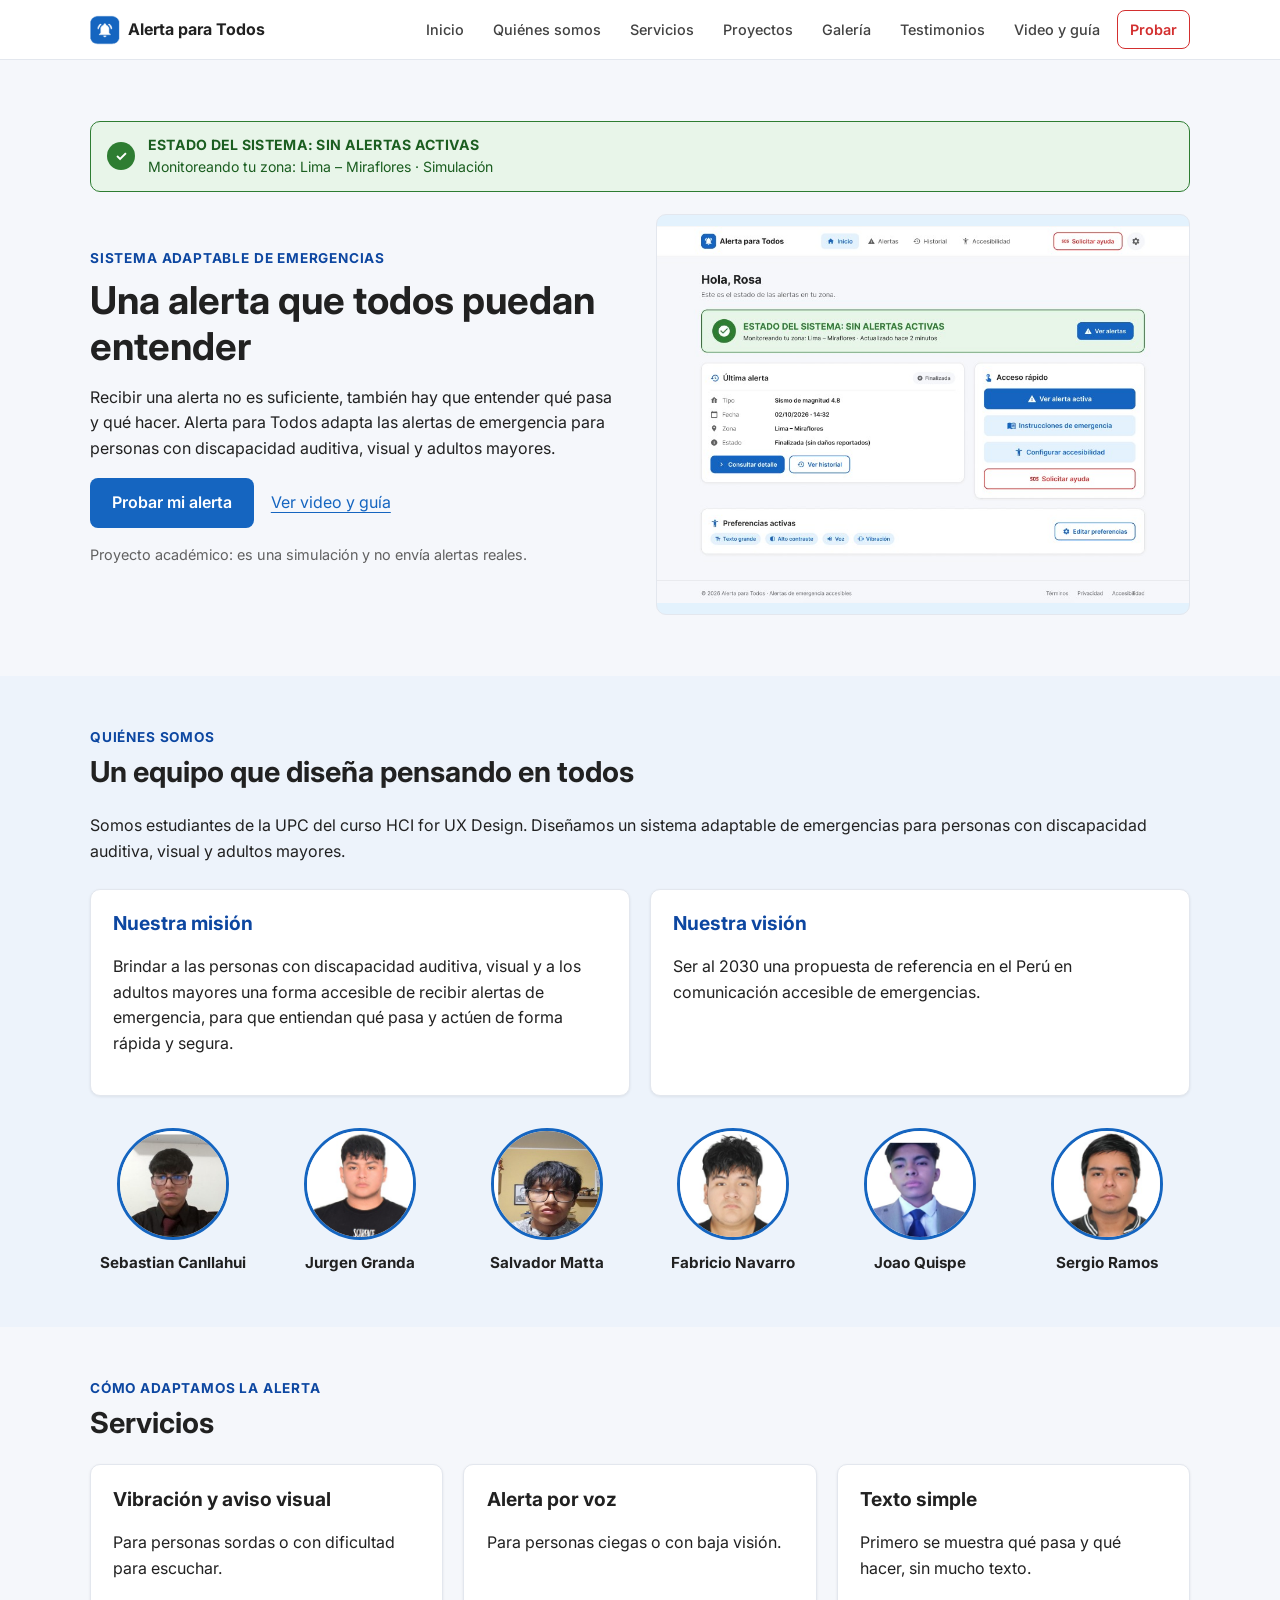
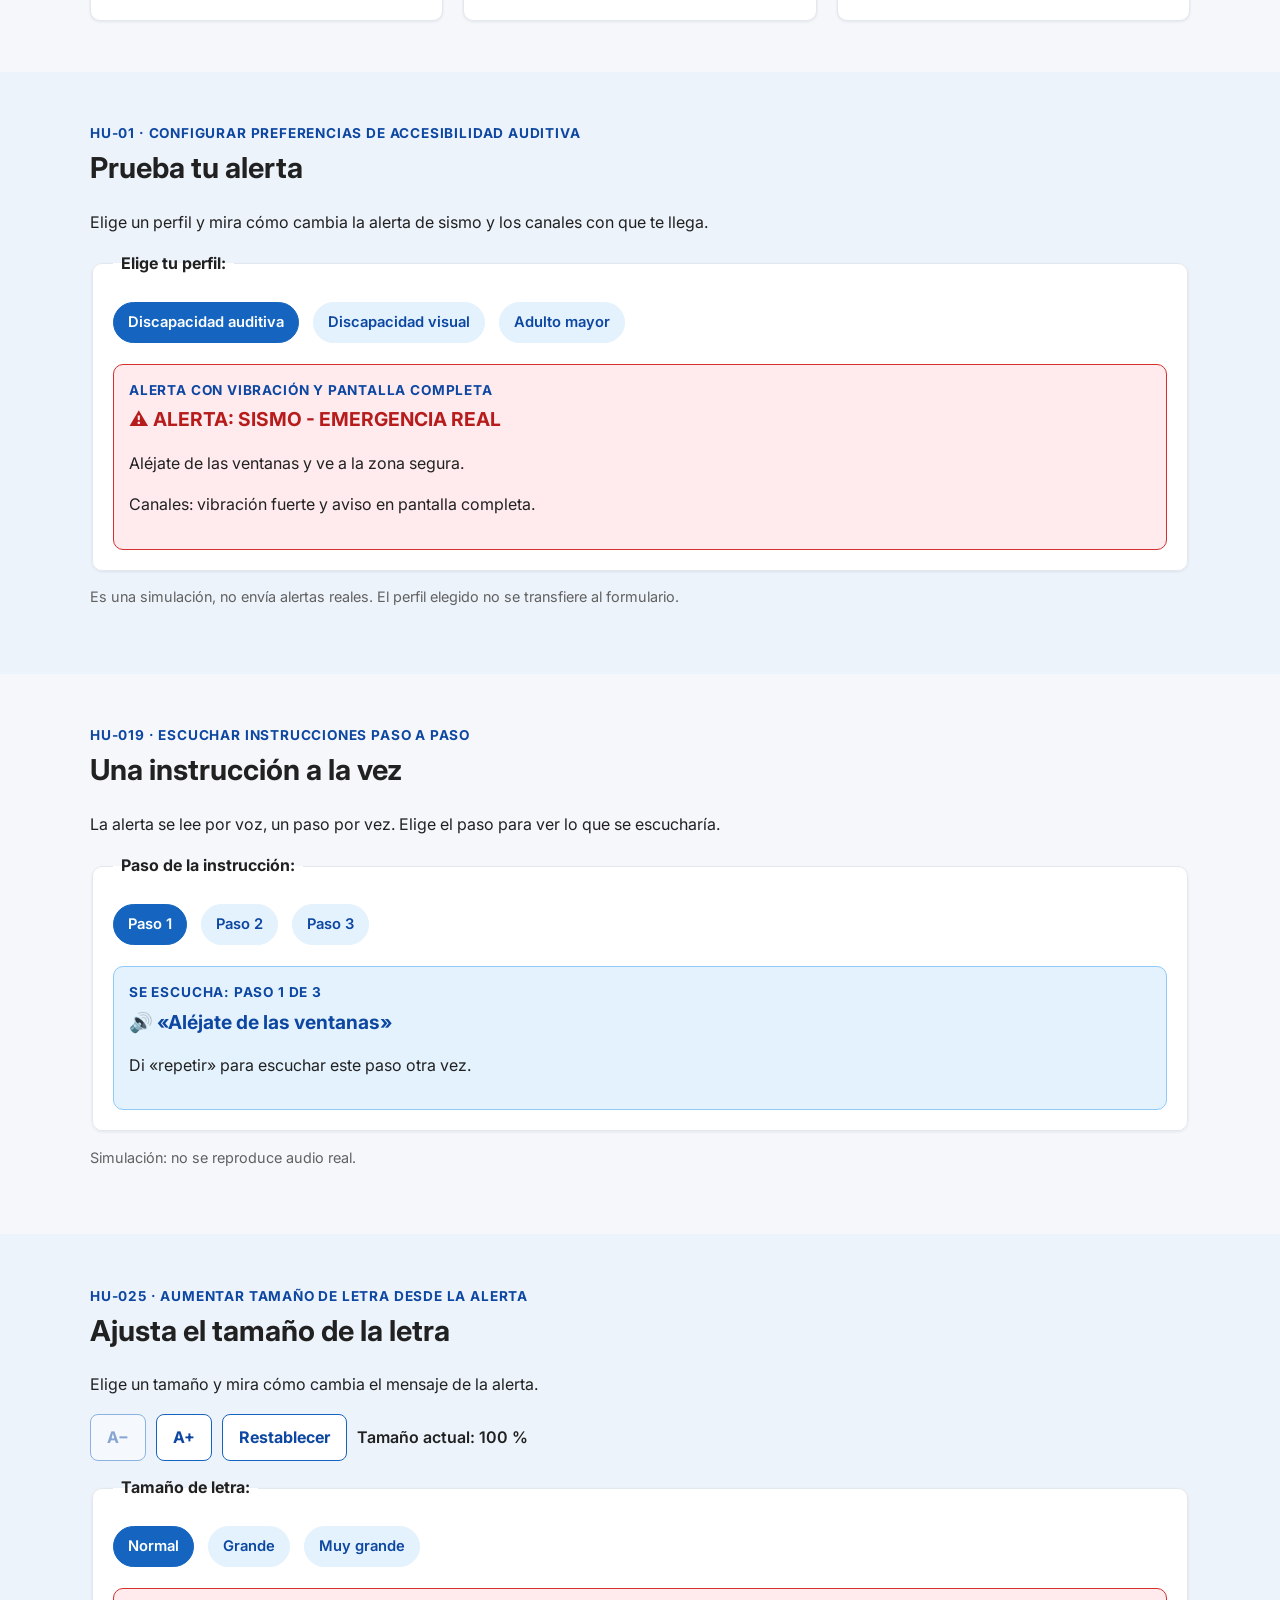
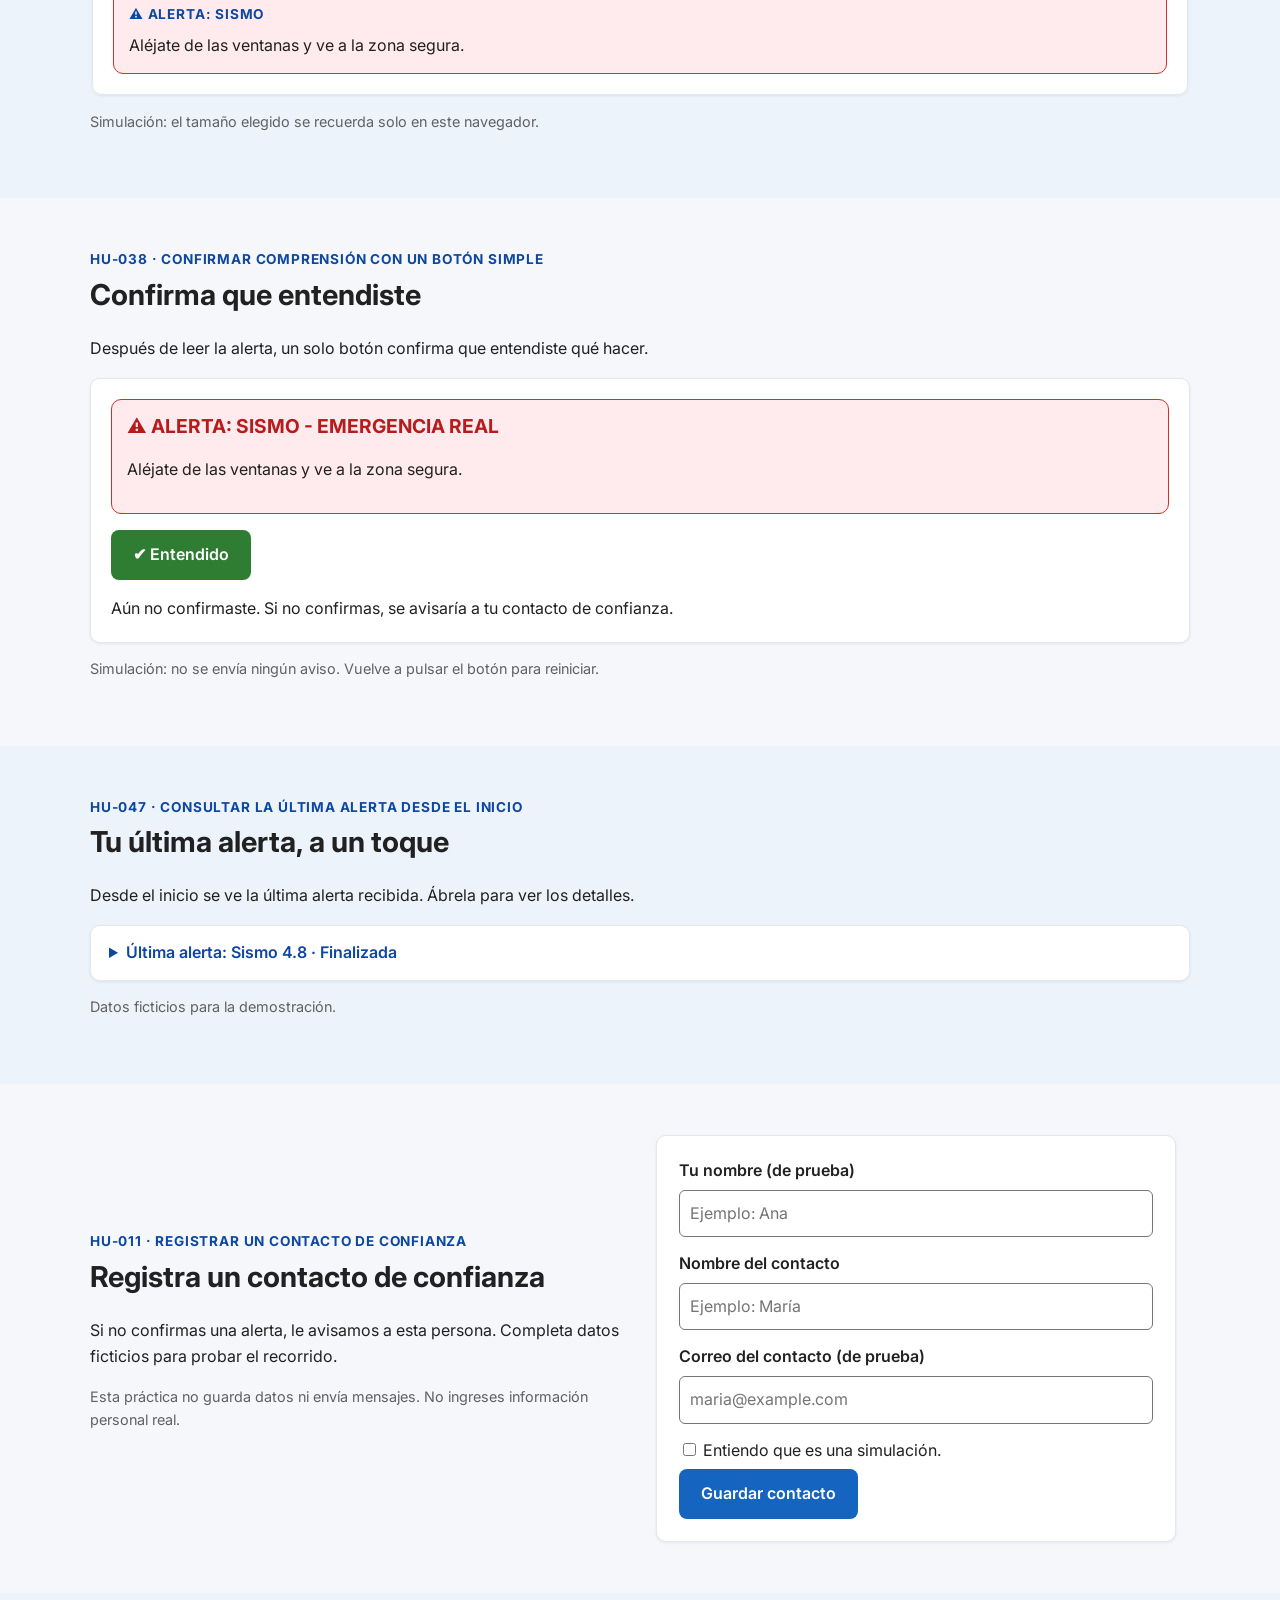
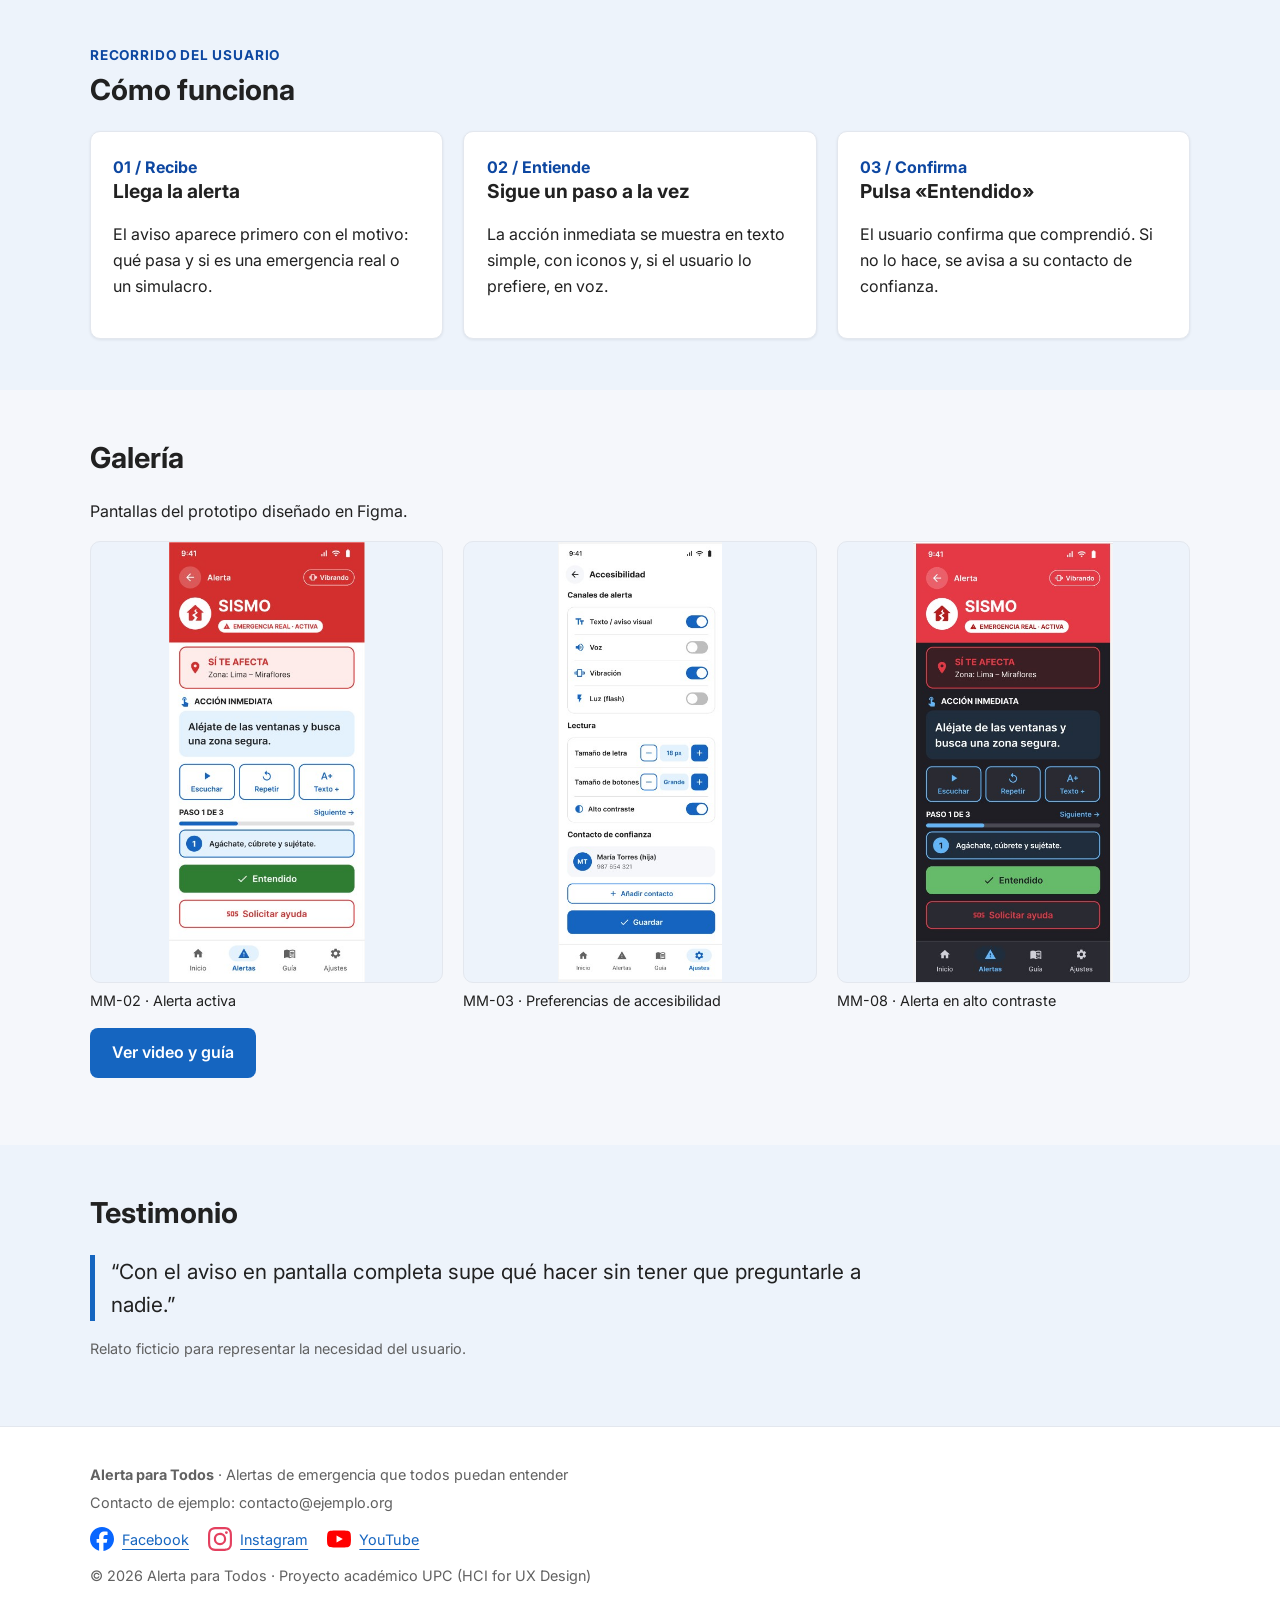
<file: index.html>
<!DOCTYPE html>
<html lang="es">
<head>
    <meta charset="UTF-8">
    <!-- PASO 1: permite que el navegador use el ancho real del celular. -->
    <meta name="viewport" content="width=device-width, initial-scale=1.0">
    <title>Inicio | Alerta para Todos</title>
    <!-- Tipografía Inter de la guía de estilos (si no hay Internet se usa Arial). -->
    <link rel="preconnect" href="https://fonts.googleapis.com">
    <link rel="preconnect" href="https://fonts.gstatic.com" crossorigin>
    <link rel="stylesheet" href="https://fonts.googleapis.com/css2?family=Inter:wght@400;600;700&display=swap">
    <!-- PASO 2: conectar este HTML con el CSS (la ruta entra a la carpeta css). -->
    <link rel="stylesheet" href="css/estilos.css">
    <!-- Este icono aparece en la pestaña del navegador. -->
    <link rel="icon" type="image/svg+xml" href="iconos/favicon.svg">
    <!-- defer: el JavaScript se ejecuta cuando el HTML ya está listo. -->
    <script src="js/menu.js" defer></script>
    <script src="js/letra.js" defer></script>
</head>
<body>
<a class="saltar" href="#contenido">Saltar al contenido</a>
<!-- PASO 3: este header permanece visible con position: sticky en el CSS. -->
<header class="cabecera">
    <div class="contenedor barra">
        <a class="marca" href="index.html"><img src="imagenes/logo.png" alt="" width="40">Alerta para Todos</a>
        <!-- PASO 4: el menú es IGUAL en las tres páginas; si cambias uno, cámbialo en todos. -->
        <!-- Botón hamburguesa (Semana 11): menu.js lo muestra en pantallas pequeñas. -->
        <button id="boton-menu" class="hamburguesa" type="button"
                aria-controls="navegacion" aria-expanded="false" aria-label="Abrir menú">
            <span class="lineas" aria-hidden="true"><span></span><span></span><span></span></span>
            <span id="texto-menu">Menú</span>
        </button>
        <nav id="navegacion" class="navegacion" aria-label="Navegación principal">
            <ul class="menu">
                <li><a href="index.html#inicio">Inicio</a></li>
                <li><a href="index.html#nosotros">Quiénes somos</a></li>
                <li><a href="index.html#servicios">Servicios</a></li>
                <li><a href="index.html#proyectos">Proyectos</a></li>
                <li><a href="index.html#galeria">Galería</a></li>
                <li><a href="index.html#testimonios">Testimonios</a></li>
                <li><a href="recursos.html">Video y guía</a></li>
                <li>
                    <!-- details abre el submenú con clic, Enter o toque; no necesita JS. -->
                    <details id="resolver" class="desplegable">
                        <summary>Probar</summary>
                        <!-- Esta lista es el menú vertical desplegable: una demo por integrante. -->
                        <ul class="submenu">
                            <li><a href="index.html#orientador">Perfil y canales (HU-01)</a></li>
                            <li><a href="index.html#pasos">Instrucciones paso a paso (HU-019)</a></li>
                            <li><a href="index.html#letra">Tamaño de letra (HU-025)</a></li>
                            <li><a href="index.html#entendido">Confirmar «Entendido» (HU-038)</a></li>
                            <li><a href="index.html#ultima">Última alerta (HU-047)</a></li>
                            <li><a href="index.html#contacto">Contacto de confianza (HU-011)</a></li>
                        </ul>
                    </details>
                </li>
            </ul>
        </nav>
    </div>
</header>
<main id="contenido">

    <!-- INICIO: bloque imagen + texto en dos columnas -->
    <section id="inicio" class="hero seccion" aria-labelledby="titulo">
        <!-- Franja de estado del sistema, igual que en el panel principal del mockup (MW-01). -->
        <div class="contenedor">
            <div class="estado-sistema" role="status">
                <span class="punto" aria-hidden="true">✓</span>
                <span><strong>Estado del sistema: sin alertas activas</strong>Monitoreando tu zona: Lima – Miraflores · Simulación</span>
            </div>
        </div>
        <div class="contenedor dos-columnas">
            <div>
                <p class="etiqueta">Sistema adaptable de emergencias</p>
                <h1 id="titulo">Una alerta que todos puedan entender</h1>
                <p>Recibir una alerta no es suficiente, también hay que entender qué pasa y qué hacer.
                   Alerta para Todos adapta las alertas de emergencia para personas con discapacidad
                   auditiva, visual y adultos mayores.</p>
                <a class="boton" href="#orientador">Probar mi alerta</a>
                <a class="enlace" href="recursos.html">Ver video y guía</a>
                <p class="nota">Proyecto académico: es una simulación y no envía alertas reales.</p>
            </div>
            <img class="foto" src="imagenes/servicios.jpg" alt="Celular con una alerta de sismo y sus canales: vibración, voz y luz">
        </div>
    </section>

    <!-- QUIÉNES SOMOS: presentación, misión, visión y fotos del equipo -->
    <section id="nosotros" class="seccion fondo">
        <div class="contenedor">
            <p class="etiqueta">Quiénes somos</p>
            <h2>Un equipo que diseña pensando en todos</h2>
            <p>Somos estudiantes de la UPC del curso HCI for UX Design. Diseñamos un sistema adaptable
               de emergencias para personas con discapacidad auditiva, visual y adultos mayores.</p>
            <div class="mision-vision">
                <article class="tarjeta">
                    <h3>Nuestra misión</h3>
                    <p>Brindar a las personas con discapacidad auditiva, visual y a los adultos mayores
                       una forma accesible de recibir alertas de emergencia, para que entiendan qué pasa
                       y actúen de forma rápida y segura.</p>
                </article>
                <article class="tarjeta">
                    <h3>Nuestra visión</h3>
                    <p>Ser al 2030 una propuesta de referencia en el Perú en comunicación accesible
                       de emergencias.</p>
                </article>
            </div>
            <ul class="equipo-fotos">
                <li><img src="imagenes/equipo-canllahui.jpg" alt="Foto de Sebastian Canllahui" loading="lazy"><strong>Sebastian Canllahui</strong></li>
                <li><img src="imagenes/equipo-granda.jpg" alt="Foto de Jurgen Granda" loading="lazy"><strong>Jurgen Granda</strong></li>
                <li><img src="imagenes/equipo-matta.jpg" alt="Foto de Salvador Matta" loading="lazy"><strong>Salvador Matta</strong></li>
                <li><img src="imagenes/equipo-navarro.jpg" alt="Foto de Fabricio Navarro" loading="lazy"><strong>Fabricio Navarro</strong></li>
                <li><img src="imagenes/equipo-quispe.jpg" alt="Foto de Joao Quispe" loading="lazy"><strong>Joao Quispe</strong></li>
                <li><img src="imagenes/equipo-ramos.jpg" alt="Foto de Sergio Ramos" loading="lazy"><strong>Sergio Ramos</strong></li>
            </ul>
        </div>
    </section>

    <!-- SERVICIOS: tres tarjetas -->
    <section id="servicios" class="seccion">
        <div class="contenedor">
            <p class="etiqueta">Cómo adaptamos la alerta</p>
            <h2>Servicios</h2>
            <div class="tarjetas">
                <article class="tarjeta">
                    <h3>Vibración y aviso visual</h3>
                    <p>Para personas sordas o con dificultad para escuchar.</p>
                </article>
                <article class="tarjeta">
                    <h3>Alerta por voz</h3>
                    <p>Para personas ciegas o con baja visión.</p>
                </article>
                <article class="tarjeta">
                    <h3>Texto simple</h3>
                    <p>Primero se muestra qué pasa y qué hacer, sin mucho texto.</p>
                </article>
            </div>
        </div>
    </section>

    <!-- ===== SECCIONES POR HU (una por integrante, igual que en Figma) ===== -->
    <!-- Regla: los radios y .resultados deben ser hermanos (mismo padre: el fieldset). -->

    <!-- HU-01 -->
    <section id="orientador" class="seccion fondo">
        <div class="contenedor">
            <p class="etiqueta">HU-01 · Configurar preferencias de accesibilidad auditiva</p>
            <h2>Prueba tu alerta</h2>
            <p>Elige un perfil y mira cómo cambia la alerta de sismo y los canales con que te llega.</p>
            <fieldset class="orientador">
                <legend>Elige tu perfil:</legend>

                <input type="radio" id="auditiva" name="perfil" checked>
                <label for="auditiva">Discapacidad auditiva</label>

                <input type="radio" id="visual" name="perfil">
                <label for="visual">Discapacidad visual</label>

                <input type="radio" id="mayor" name="perfil">
                <label for="mayor">Adulto mayor</label>

                <div class="resultados">
                    <div class="respuesta auditiva">
                        <p class="etiqueta">Alerta con vibración y pantalla completa</p>
                        <h3>⚠ ALERTA: SISMO - EMERGENCIA REAL</h3>
                        <p>Aléjate de las ventanas y ve a la zona segura.</p>
                        <p>Canales: vibración fuerte y aviso en pantalla completa.</p>
                    </div>
                    <div class="respuesta visual">
                        <p class="etiqueta">Alerta con voz y letra grande</p>
                        <h3>⚠ ALERTA: SISMO - EMERGENCIA REAL</h3>
                        <p>La alerta se lee en voz alta paso a paso y puedes pedir que se repita.</p>
                        <p>Canales: voz, vibración y letra grande.</p>
                    </div>
                    <div class="respuesta mayor">
                        <p class="etiqueta">Alerta con voz pausada y aviso a un familiar</p>
                        <h3>⚠ SISMO - NO ES SIMULACRO</h3>
                        <p>Sal de la casa con calma.</p>
                        <p>Canales: voz pausada, letra grande y aviso a un familiar.</p>
                    </div>
                </div>
            </fieldset>
            <p class="nota">Es una simulación, no envía alertas reales. El perfil elegido no se transfiere al formulario.</p>
        </div>
    </section>

    <!-- HU-019 -->
    <section id="pasos" class="seccion">
        <div class="contenedor">
            <p class="etiqueta">HU-019 · Escuchar instrucciones paso a paso</p>
            <h2>Una instrucción a la vez</h2>
            <p>La alerta se lee por voz, un paso por vez. Elige el paso para ver lo que se escucharía.</p>
            <fieldset class="orientador">
                <legend>Paso de la instrucción:</legend>

                <input type="radio" id="paso1" name="paso" checked>
                <label for="paso1">Paso 1</label>

                <input type="radio" id="paso2" name="paso">
                <label for="paso2">Paso 2</label>

                <input type="radio" id="paso3" name="paso">
                <label for="paso3">Paso 3</label>

                <div class="resultados">
                    <div class="respuesta neutra paso1">
                        <p class="etiqueta">Se escucha: paso 1 de 3</p>
                        <h3>🔊 «Aléjate de las ventanas»</h3>
                        <p>Di «repetir» para escuchar este paso otra vez.</p>
                    </div>
                    <div class="respuesta neutra paso2">
                        <p class="etiqueta">Se escucha: paso 2 de 3</p>
                        <h3>🔊 «Cúbrete la cabeza con los brazos»</h3>
                        <p>Di «repetir» para escuchar este paso otra vez.</p>
                    </div>
                    <div class="respuesta neutra paso3">
                        <p class="etiqueta">Se escucha: paso 3 de 3</p>
                        <h3>🔊 «Ve a la zona segura marcada»</h3>
                        <p>Di «repetir» para escuchar este paso otra vez.</p>
                    </div>
                </div>
            </fieldset>
            <p class="nota">Simulación: no se reproduce audio real.</p>
        </div>
    </section>

    <!-- HU-025 -->
    <section id="letra" class="seccion fondo">
        <div class="contenedor">
            <p class="etiqueta">HU-025 · Aumentar tamaño de letra desde la alerta</p>
            <h2>Ajusta el tamaño de la letra</h2>
            <p>Elige un tamaño y mira cómo cambia el mensaje de la alerta.</p>
            <!-- Controles con JavaScript (letra.js). Sin JS esta barra queda oculta y se usan las opciones de abajo. -->
            <div id="controles-letra" class="controles-letra" role="group" aria-label="Tamaño de letra de toda la página" hidden>
                <button type="button" id="letra-menos" class="boton-letra" aria-label="Disminuir letra">A−</button>
                <button type="button" id="letra-mas" class="boton-letra" aria-label="Aumentar letra">A+</button>
                <button type="button" id="letra-reset" class="boton-letra">Restablecer</button>
                <span id="letra-estado" role="status" aria-live="polite">Tamaño actual: 100 %</span>
            </div>
            <fieldset class="orientador">
                <legend>Tamaño de letra:</legend>

                <input type="radio" id="letra-normal" name="letra" checked>
                <label for="letra-normal">Normal</label>

                <input type="radio" id="letra-grande" name="letra">
                <label for="letra-grande">Grande</label>

                <input type="radio" id="letra-muy" name="letra">
                <label for="letra-muy">Muy grande</label>

                <div class="resultados">
                    <div class="muestra">
                        <p class="etiqueta">⚠ Alerta: sismo</p>
                        <p class="texto-muestra">Aléjate de las ventanas y ve a la zona segura.</p>
                    </div>
                </div>
            </fieldset>
            <p class="nota">Simulación: el tamaño elegido se recuerda solo en este navegador.</p>
        </div>
    </section>

    <!-- HU-038 -->
    <section id="entendido" class="seccion">
        <div class="contenedor">
            <p class="etiqueta">HU-038 · Confirmar comprensión con un botón simple</p>
            <h2>Confirma que entendiste</h2>
            <p>Después de leer la alerta, un solo botón confirma que entendiste qué hacer.</p>
            <div class="confirmar-demo">
                <input type="checkbox" id="confirmar">
                <div class="alerta-caja">
                    <h3>⚠ ALERTA: SISMO - EMERGENCIA REAL</h3>
                    <p>Aléjate de las ventanas y ve a la zona segura.</p>
                </div>
                <label for="confirmar" class="boton">✔ Entendido</label>
                <p class="estado pendiente">Aún no confirmaste. Si no confirmas, se avisaría a tu contacto de confianza.</p>
                <p class="estado hecho">✔ Confirmaste que entendiste la alerta. Gracias.</p>
            </div>
            <p class="nota">Simulación: no se envía ningún aviso. Vuelve a pulsar el botón para reiniciar.</p>
        </div>
    </section>

    <!-- HU-047 -->
    <section id="ultima" class="seccion fondo">
        <div class="contenedor">
            <p class="etiqueta">HU-047 · Consultar la última alerta desde el inicio</p>
            <h2>Tu última alerta, a un toque</h2>
            <p>Desde el inicio se ve la última alerta recibida. Ábrela para ver los detalles.</p>
            <!-- details/summary abre y cierra sin JavaScript. -->
            <details class="ultima">
                <summary>Última alerta: Sismo 4.8 · Finalizada</summary>
                <ul>
                    <li><strong>Fecha y hora:</strong> 22/10/2026 · 14:32 (ejemplo)</li>
                    <li><strong>Zona:</strong> Lima · Miraflores</li>
                    <li><strong>Qué se indicó:</strong> alejarse de las ventanas y buscar una zona segura.</li>
                    <li><strong>Estado:</strong> ✔ Finalizada, ya no es necesario actuar.</li>
                </ul>
            </details>
            <p class="nota">Datos ficticios para la demostración.</p>
        </div>
    </section>

    <!-- HU-011 -->
    <section id="contacto" class="seccion">
        <div class="contenedor dos-columnas">
            <div>
                <p class="etiqueta">HU-011 · Registrar un contacto de confianza</p>
                <h2>Registra un contacto de confianza</h2>
                <p>Si no confirmas una alerta, le avisamos a esta persona. Completa datos ficticios para probar el recorrido.</p>
                <p class="nota">Esta práctica no guarda datos ni envía mensajes. No ingreses información personal real.</p>
            </div>
            <!-- required y type="email" validan en el navegador. Sin name: no se añaden datos a la URL. -->
            <form action="confirmacion.html" method="get" class="formulario">
                <label for="nombre">Tu nombre (de prueba)</label>
                <input type="text" id="nombre" required maxlength="60" placeholder="Ejemplo: Ana" autocomplete="off">

                <label for="contacto-nombre">Nombre del contacto</label>
                <input type="text" id="contacto-nombre" required maxlength="60" placeholder="Ejemplo: María" autocomplete="off">

                <label for="correo">Correo del contacto (de prueba)</label>
                <input type="email" id="correo" required placeholder="maria@example.com" autocomplete="off">

                <div><input type="checkbox" id="acepto" required> <label for="acepto">Entiendo que es una simulación.</label></div>

                <button class="boton" type="submit">Guardar contacto</button>
            </form>
        </div>
    </section>

    <!-- PROYECTOS: cómo funciona (3 tarjetas) -->
    <section id="proyectos" class="seccion fondo">
        <div class="contenedor">
            <p class="etiqueta">Recorrido del usuario</p>
            <h2>Cómo funciona</h2>
            <div class="tarjetas">
                <article class="tarjeta">
                    <span class="numero">01 / Recibe</span>
                    <h3>Llega la alerta</h3>
                    <p>El aviso aparece primero con el motivo: qué pasa y si es una emergencia real o un simulacro.</p>
                </article>
                <article class="tarjeta">
                    <span class="numero">02 / Entiende</span>
                    <h3>Sigue un paso a la vez</h3>
                    <p>La acción inmediata se muestra en texto simple, con iconos y, si el usuario lo prefiere, en voz.</p>
                </article>
                <article class="tarjeta">
                    <span class="numero">03 / Confirma</span>
                    <h3>Pulsa «Entendido»</h3>
                    <p>El usuario confirma que comprendió. Si no lo hace, se avisa a su contacto de confianza.</p>
                </article>
            </div>
        </div>
    </section>

    <!-- GALERÍA: pantallas del prototipo de Figma -->
    <section id="galeria" class="seccion">
        <div class="contenedor">
            <h2>Galería</h2>
            <p>Pantallas del prototipo diseñado en Figma.</p>
            <div class="galeria">
                <figure><img src="imagenes/galeria1.jpg" alt="Pantalla de alerta activa de sismo" loading="lazy"><figcaption>MM-02 · Alerta activa</figcaption></figure>
                <figure><img src="imagenes/galeria2.jpg" alt="Pantalla de configuración de accesibilidad" loading="lazy"><figcaption>MM-03 · Preferencias de accesibilidad</figcaption></figure>
                <figure><img src="imagenes/galeria3.jpg" alt="Alerta en modo alto contraste" loading="lazy"><figcaption>MM-08 · Alerta en alto contraste</figcaption></figure>
            </div>
            <p><a class="boton" href="recursos.html">Ver video y guía</a></p>
        </div>
    </section>

    <!-- TESTIMONIOS -->
    <section id="testimonios" class="seccion fondo">
        <div class="contenedor">
            <h2>Testimonio</h2>
            <blockquote>“Con el aviso en pantalla completa supe qué hacer sin tener que preguntarle a nadie.”</blockquote>
            <p class="nota">Relato ficticio para representar la necesidad del usuario.</p>
        </div>
    </section>

</main>
<!-- PASO FINAL: pie compartido por las tres páginas. -->
<footer class="pie">
    <div class="contenedor">
        <p><strong>Alerta para Todos</strong> · Alertas de emergencia que todos puedan entender</p>
        <p>Contacto de ejemplo: contacto@ejemplo.org</p>
        <nav class="redes" aria-label="Redes sociales de referencia">
            <!-- Son páginas generales de las redes; reemplazar por las cuentas del proyecto. -->
            <a href="https://www.facebook.com/" target="_blank" rel="noopener noreferrer"><img src="iconos/facebook.svg" alt="" width="24" height="24">Facebook</a>
            <a href="https://www.instagram.com/" target="_blank" rel="noopener noreferrer"><img src="iconos/instagram.svg" alt="" width="24" height="24">Instagram</a>
            <a href="https://www.youtube.com/" target="_blank" rel="noopener noreferrer"><img src="iconos/youtube.svg" alt="" width="24" height="24">YouTube</a>
        </nav>
        <p>© 2026 Alerta para Todos · Proyecto académico UPC (HCI for UX Design)</p>
    </div>
</footer>
</body>
</html>
</file>
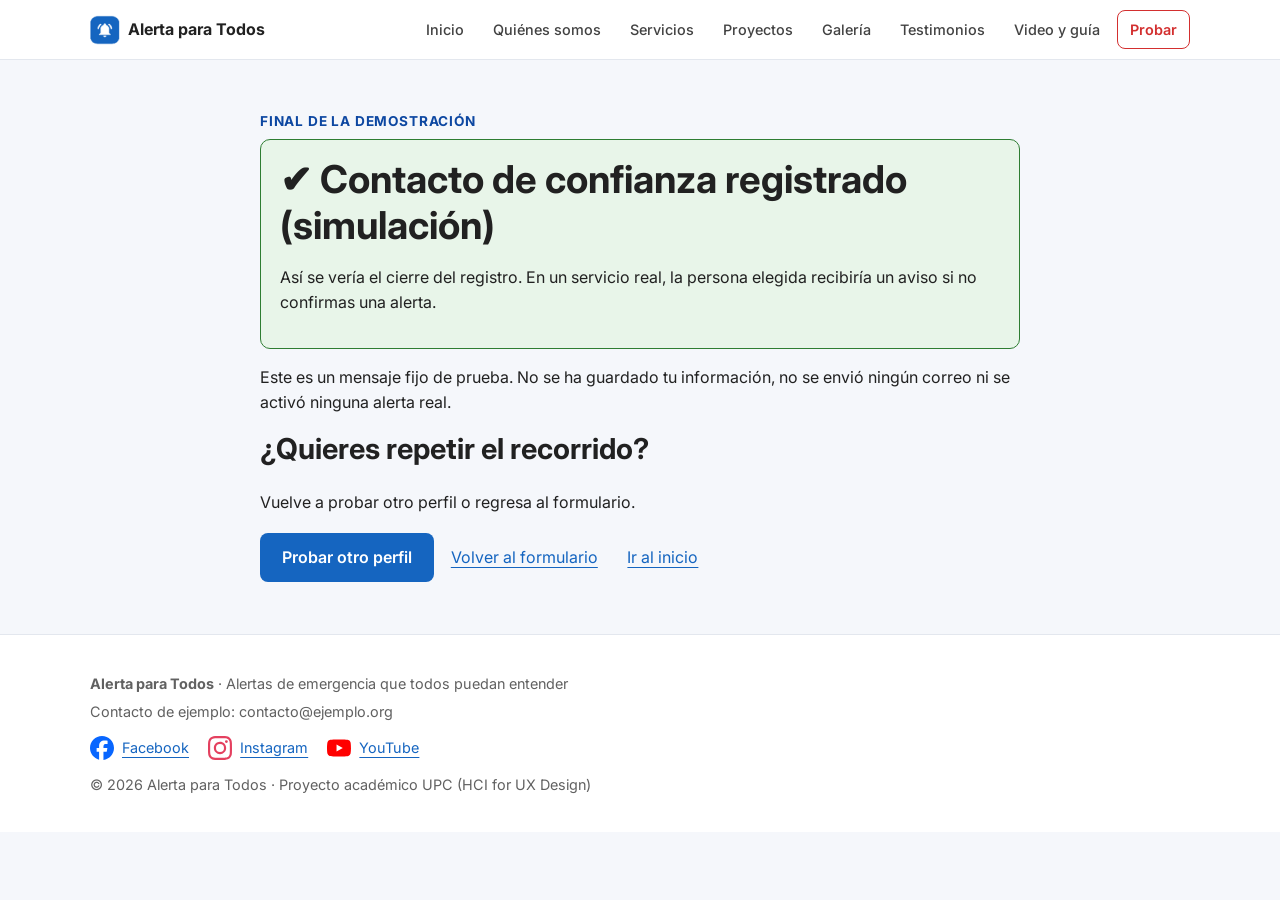
<file: confirmacion.html>
<!DOCTYPE html>
<html lang="es">
<head>
    <meta charset="UTF-8">
    <!-- PASO 1: permite que el navegador use el ancho real del celular. -->
    <meta name="viewport" content="width=device-width, initial-scale=1.0">
    <title>Siguiente paso | Alerta para Todos</title>
    <!-- Tipografía Inter de la guía de estilos (si no hay Internet se usa Arial). -->
    <link rel="preconnect" href="https://fonts.googleapis.com">
    <link rel="preconnect" href="https://fonts.gstatic.com" crossorigin>
    <link rel="stylesheet" href="https://fonts.googleapis.com/css2?family=Inter:wght@400;600;700&display=swap">
    <!-- PASO 2: conectar este HTML con el CSS (la ruta entra a la carpeta css). -->
    <link rel="stylesheet" href="css/estilos.css">
    <!-- Este icono aparece en la pestaña del navegador. -->
    <link rel="icon" type="image/svg+xml" href="iconos/favicon.svg">
    <!-- defer: el JavaScript se ejecuta cuando el HTML ya está listo. -->
    <script src="js/menu.js" defer></script>
    <script src="js/letra.js" defer></script>
</head>
<body>
<a class="saltar" href="#contenido">Saltar al contenido</a>
<!-- PASO 3: este header permanece visible con position: sticky en el CSS. -->
<header class="cabecera">
    <div class="contenedor barra">
        <a class="marca" href="index.html"><img src="imagenes/logo.png" alt="" width="40">Alerta para Todos</a>
        <!-- PASO 4: el menú es IGUAL en las tres páginas; si cambias uno, cámbialo en todos. -->
        <!-- Botón hamburguesa (Semana 11): menu.js lo muestra en pantallas pequeñas. -->
        <button id="boton-menu" class="hamburguesa" type="button"
                aria-controls="navegacion" aria-expanded="false" aria-label="Abrir menú">
            <span class="lineas" aria-hidden="true"><span></span><span></span><span></span></span>
            <span id="texto-menu">Menú</span>
        </button>
        <nav id="navegacion" class="navegacion" aria-label="Navegación principal">
            <ul class="menu">
                <li><a href="index.html#inicio">Inicio</a></li>
                <li><a href="index.html#nosotros">Quiénes somos</a></li>
                <li><a href="index.html#servicios">Servicios</a></li>
                <li><a href="index.html#proyectos">Proyectos</a></li>
                <li><a href="index.html#galeria">Galería</a></li>
                <li><a href="index.html#testimonios">Testimonios</a></li>
                <li><a href="recursos.html">Video y guía</a></li>
                <li>
                    <!-- details abre el submenú con clic, Enter o toque; no necesita JS. -->
                    <details id="resolver" class="desplegable">
                        <summary>Probar</summary>
                        <!-- Esta lista es el menú vertical desplegable: una demo por integrante. -->
                        <ul class="submenu">
                            <li><a href="index.html#orientador">Perfil y canales (HU-01)</a></li>
                            <li><a href="index.html#pasos">Instrucciones paso a paso (HU-019)</a></li>
                            <li><a href="index.html#letra">Tamaño de letra (HU-025)</a></li>
                            <li><a href="index.html#entendido">Confirmar «Entendido» (HU-038)</a></li>
                            <li><a href="index.html#ultima">Última alerta (HU-047)</a></li>
                            <li><a href="index.html#contacto">Contacto de confianza (HU-011)</a></li>
                        </ul>
                    </details>
                </li>
            </ul>
        </nav>
    </div>
</header>
<main id="contenido" class="contenedor seccion">
    <section class="confirmacion" aria-labelledby="confirmado">
        <p class="etiqueta">Final de la demostración</p>
        <div class="exito" role="status">
            <h1 id="confirmado">✔ Contacto de confianza registrado (simulación)</h1>
            <p>Así se vería el cierre del registro. En un servicio real, la persona elegida recibiría un aviso si no confirmas una alerta.</p>
        </div>
        <p>Este es un mensaje fijo de prueba. No se ha guardado tu información, no se envió ningún correo ni se activó ninguna alerta real.</p>
        <h2>¿Quieres repetir el recorrido?</h2>
        <p>Vuelve a probar otro perfil o regresa al formulario.</p>
        <a class="boton" href="index.html#orientador">Probar otro perfil</a>
        <a class="enlace" href="index.html#contacto">Volver al formulario</a>
        <a class="enlace" href="index.html#inicio">Ir al inicio</a>
    </section>
</main>
<!-- PASO FINAL: pie compartido por las tres páginas. -->
<footer class="pie">
    <div class="contenedor">
        <p><strong>Alerta para Todos</strong> · Alertas de emergencia que todos puedan entender</p>
        <p>Contacto de ejemplo: contacto@ejemplo.org</p>
        <nav class="redes" aria-label="Redes sociales de referencia">
            <!-- Son páginas generales de las redes; reemplazar por las cuentas del proyecto. -->
            <a href="https://www.facebook.com/" target="_blank" rel="noopener noreferrer"><img src="iconos/facebook.svg" alt="" width="24" height="24">Facebook</a>
            <a href="https://www.instagram.com/" target="_blank" rel="noopener noreferrer"><img src="iconos/instagram.svg" alt="" width="24" height="24">Instagram</a>
            <a href="https://www.youtube.com/" target="_blank" rel="noopener noreferrer"><img src="iconos/youtube.svg" alt="" width="24" height="24">YouTube</a>
        </nav>
        <p>© 2026 Alerta para Todos · Proyecto académico UPC (HCI for UX Design)</p>
    </div>
</footer>
</body>
</html>
</file>
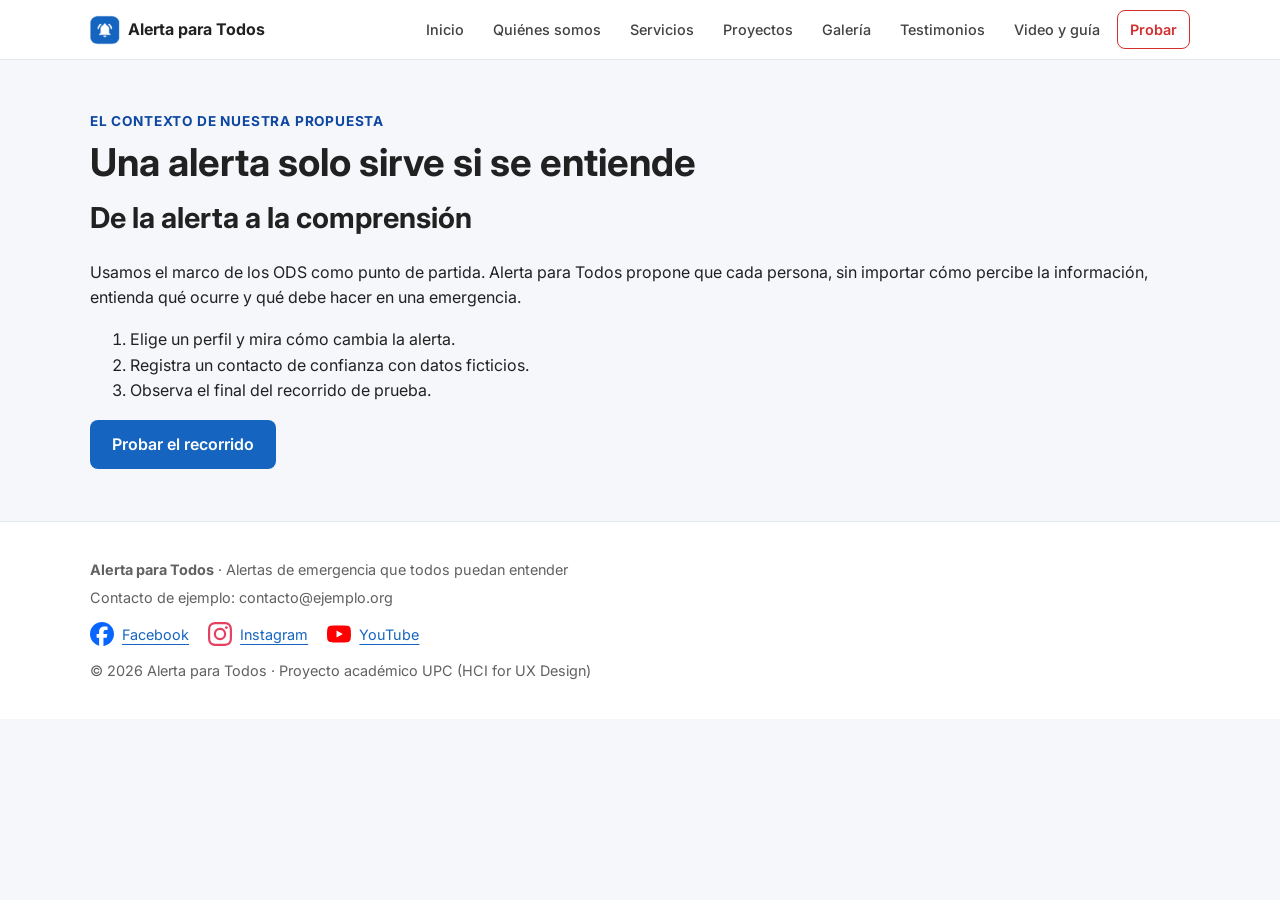
<file: recursos.html>
<!DOCTYPE html>
<html lang="es">
<head>
    <meta charset="UTF-8">
    <!-- PASO 1: permite que el navegador use el ancho real del celular. -->
    <meta name="viewport" content="width=device-width, initial-scale=1.0">
    <title>Video y guía | Alerta para Todos</title>
    <!-- Tipografía Inter de la guía de estilos (si no hay Internet se usa Arial). -->
    <link rel="preconnect" href="https://fonts.googleapis.com">
    <link rel="preconnect" href="https://fonts.gstatic.com" crossorigin>
    <link rel="stylesheet" href="https://fonts.googleapis.com/css2?family=Inter:wght@400;600;700&display=swap">
    <!-- PASO 2: conectar este HTML con el CSS (la ruta entra a la carpeta css). -->
    <link rel="stylesheet" href="css/estilos.css">
    <!-- Este icono aparece en la pestaña del navegador. -->
    <link rel="icon" type="image/svg+xml" href="iconos/favicon.svg">
    <!-- defer: el JavaScript se ejecuta cuando el HTML ya está listo. -->
    <script src="js/menu.js" defer></script>
    <script src="js/letra.js" defer></script>
</head>
<body>
<a class="saltar" href="#contenido">Saltar al contenido</a>
<!-- PASO 3: este header permanece visible con position: sticky en el CSS. -->
<header class="cabecera">
    <div class="contenedor barra">
        <a class="marca" href="index.html"><img src="imagenes/logo.png" alt="" width="40">Alerta para Todos</a>
        <!-- PASO 4: el menú es IGUAL en las tres páginas; si cambias uno, cámbialo en todos. -->
        <!-- Botón hamburguesa (Semana 11): menu.js lo muestra en pantallas pequeñas. -->
        <button id="boton-menu" class="hamburguesa" type="button"
                aria-controls="navegacion" aria-expanded="false" aria-label="Abrir menú">
            <span class="lineas" aria-hidden="true"><span></span><span></span><span></span></span>
            <span id="texto-menu">Menú</span>
        </button>
        <nav id="navegacion" class="navegacion" aria-label="Navegación principal">
            <ul class="menu">
                <li><a href="index.html#inicio">Inicio</a></li>
                <li><a href="index.html#nosotros">Quiénes somos</a></li>
                <li><a href="index.html#servicios">Servicios</a></li>
                <li><a href="index.html#proyectos">Proyectos</a></li>
                <li><a href="index.html#galeria">Galería</a></li>
                <li><a href="index.html#testimonios">Testimonios</a></li>
                <li><a href="recursos.html">Video y guía</a></li>
                <li>
                    <!-- details abre el submenú con clic, Enter o toque; no necesita JS. -->
                    <details id="resolver" class="desplegable">
                        <summary>Probar</summary>
                        <!-- Esta lista es el menú vertical desplegable: una demo por integrante. -->
                        <ul class="submenu">
                            <li><a href="index.html#orientador">Perfil y canales (HU-01)</a></li>
                            <li><a href="index.html#pasos">Instrucciones paso a paso (HU-019)</a></li>
                            <li><a href="index.html#letra">Tamaño de letra (HU-025)</a></li>
                            <li><a href="index.html#entendido">Confirmar «Entendido» (HU-038)</a></li>
                            <li><a href="index.html#ultima">Última alerta (HU-047)</a></li>
                            <li><a href="index.html#contacto">Contacto de confianza (HU-011)</a></li>
                        </ul>
                    </details>
                </li>
            </ul>
        </nav>
    </div>
</header>
<main id="contenido" class="contenedor seccion">
    <p class="etiqueta">El contexto de nuestra propuesta</p>
    <h1>Una alerta solo sirve si se entiende</h1>
    <!-- El video del prototipo se agregará aquí cuando el equipo lo publique. -->
    <section aria-labelledby="video-titulo">
        <div>
            <h2 id="video-titulo">De la alerta a la comprensión</h2>
            <p>Usamos el marco de los ODS como punto de partida. Alerta para Todos propone que cada persona, sin importar cómo percibe la información, entienda qué ocurre y qué debe hacer en una emergencia.</p>
            <ol>
                <li>Elige un perfil y mira cómo cambia la alerta.</li>
                <li>Registra un contacto de confianza con datos ficticios.</li>
                <li>Observa el final del recorrido de prueba.</li>
            </ol>
            <a class="boton" href="index.html#orientador">Probar el recorrido</a>
        </div>
    </section>
</main>
<!-- PASO FINAL: pie compartido por las tres páginas. -->
<footer class="pie">
    <div class="contenedor">
        <p><strong>Alerta para Todos</strong> · Alertas de emergencia que todos puedan entender</p>
        <p>Contacto de ejemplo: contacto@ejemplo.org</p>
        <nav class="redes" aria-label="Redes sociales de referencia">
            <!-- Son páginas generales de las redes; reemplazar por las cuentas del proyecto. -->
            <a href="https://www.facebook.com/" target="_blank" rel="noopener noreferrer"><img src="iconos/facebook.svg" alt="" width="24" height="24">Facebook</a>
            <a href="https://www.instagram.com/" target="_blank" rel="noopener noreferrer"><img src="iconos/instagram.svg" alt="" width="24" height="24">Instagram</a>
            <a href="https://www.youtube.com/" target="_blank" rel="noopener noreferrer"><img src="iconos/youtube.svg" alt="" width="24" height="24">YouTube</a>
        </nav>
        <p>© 2026 Alerta para Todos · Proyecto académico UPC (HCI for UX Design)</p>
    </div>
</footer>
</body>
</html>
</file>
<file: css/estilos.css>
/* PASO 1. El ancho incluye padding y borde: facilita calcular tamaños. */
* {
    box-sizing: border-box;
}

/* PASO 2. Estilos generales (guía de estilos del informe: Inter, azul #1565C0). */
body {
    margin: 0;
    font-family: Inter, Arial, sans-serif;
    color: #212121;
    background: #ffffff;
    line-height: 1.6;
}

h1, h2, h3 {
    line-height: 1.2;
}

h1 { font-size: 2.4rem; margin: 0 0 1rem; }
h2 { font-size: 1.8rem; margin-top: 0; }
h3 { font-size: 1.2rem; }

h1, h2 {
    color: #1565C0;
}

a {
    color: #1565C0;
    text-underline-offset: 4px;
}

/* El foco visible permite recorrer la web con el teclado. No quitarlo. */
a:focus-visible, button:focus-visible, summary:focus-visible,
input:focus-visible, textarea:focus-visible, select:focus-visible {
    outline: 3px solid #F9A825;
    outline-offset: 3px;
}

/* PASO 3. Nunca estirar una imagen más allá de su contenedor. */
img {
    max-width: 100%;
    height: auto;
    display: block;
}

.contenedor {
    width: 92%;
    max-width: 1100px;
    margin: 0 auto;
}

.seccion {
    padding: 3.2rem 0;
}

.fondo {
    background: #E3F2FD;
}

.etiqueta {
    font-weight: bold;
    color: #0D47A1;
    font-size: .85rem;
    text-transform: uppercase;
    letter-spacing: .06em;
    margin: 0 0 .4rem;
}

.nota {
    font-size: .9rem;
    color: #616161;
}

/* Botón principal (rojo = acción importante, siempre con texto). */
.boton {
    display: inline-block;
    background: #D32F2F;
    color: white;
    padding: 12px 22px;
    border: none;
    border-radius: 6px;
    font: inherit;
    font-weight: 600;
    text-decoration: none;
    cursor: pointer;
}

.boton:hover {
    background: #B71C1C;
}

.enlace {
    display: inline-block;
    margin: .8rem;
}

/* PASO 4. Header fijo: sticky lo mantiene visible al bajar y conserva su espacio. */
.cabecera {
    position: sticky;
    top: 0;
    z-index: 100;
    background: #1565C0;
    box-shadow: 0 3px 12px rgba(0, 0, 0, 0.25);
}

/* Flexbox alinea logo y menú; wrap evita desbordamientos. */
.barra {
    display: flex;
    justify-content: space-between;
    align-items: center;
    flex-wrap: wrap;
    gap: 10px;
    padding: 10px 0;
}

.marca {
    display: flex;
    align-items: center;
    gap: 8px;
    color: white;
    font-weight: bold;
    font-size: 1.25rem;
    text-decoration: none;
}

.marca img {
    width: 40px;
    height: auto;
}

/* PASO 5. Menú horizontal. */
.menu {
    display: flex;
    flex-wrap: wrap;
    align-items: center;
    gap: 5px;
    list-style: none;
    margin: 0;
    padding: 0;
}

.menu a,
.desplegable summary {
    display: block;
    color: white;
    padding: 8px 10px;
    text-decoration: none;
    cursor: pointer;
}

.menu a:hover,
.desplegable summary:hover {
    text-decoration: underline;
    background: rgba(255, 255, 255, 0.15);
    border-radius: 6px;
}

/* Sobre el fondo azul, el foco amarillo se ve mejor. */
.cabecera a:focus-visible,
.cabecera summary:focus-visible {
    outline-color: #FFEB3B;
}

/* PASO 6. Menú vertical desplegable: details abre y cierra sin JavaScript. */
.desplegable {
    position: relative;
}

.submenu {
    position: absolute;
    top: 100%;
    right: 0;
    left: auto;
    width: 230px;
    margin: 4px 0 0;
    padding: 5px;
    list-style: none;
    background: white;
    border: 1px solid #90CAF9;
    border-radius: 6px;
    box-shadow: 0 6px 16px rgba(0, 0, 0, 0.3);
    z-index: 10;
}

.submenu a {
    color: #212121;
}

.submenu a:hover {
    background: #E3F2FD;
}

/* Deja espacio al navegar con #id para que el header no tape el título. */
section[id], main[id] {
    scroll-margin-top: 90px;
}

/* PASO 7. Imagen y texto: dos columnas iguales. minmax evita desborde. */
.dos-columnas {
    display: grid;
    grid-template-columns: repeat(2, minmax(0, 1fr));
    gap: 2rem;
    align-items: center;
}

.dos-columnas > * {
    min-width: 0;
}

.foto {
    width: 100%;
    aspect-ratio: 4 / 3;
    object-fit: cover;
    border-radius: 10px;
}

/* Inicio (hero): un poco más de aire arriba y abajo. */
.hero {
    padding-top: 3.8rem;
    padding-bottom: 3.8rem;
}

/* En el inicio la imagen es una pantalla del prototipo: se muestra completa. */
#inicio .foto {
    object-fit: contain;
    background: #E3F2FD;
}

/* PASO 8. Tarjetas y galería: tres columnas en escritorio. */
.tarjetas {
    display: grid;
    grid-template-columns: repeat(3, minmax(0, 1fr));
    gap: 20px;
}

.galeria {
    display: grid;
    grid-template-columns: repeat(3, minmax(0, 1fr));
    gap: 20px;
}

.tarjeta {
    background: white;
    padding: 1.4rem;
    border-top: 4px solid #1565C0;
    border-radius: 8px;
    box-shadow: 0 2px 6px rgba(0, 0, 0, 0.12);
}

.tarjeta h3 {
    margin-top: 0;
}

.numero {
    color: #0D47A1;
    font-weight: bold;
}

figure {
    margin: 0;
}

.galeria img {
    width: 100%;
    aspect-ratio: 3 / 2;
    object-fit: contain;
    background: white;
    border: 1px solid #90CAF9;
    border-radius: 8px;
}

figcaption {
    padding-top: .4rem;
    font-size: .9rem;
}

blockquote {
    margin: 0 0 1rem;
    max-width: 780px;
    font-size: 1.3rem;
    border-left: 5px solid #1565C0;
    padding-left: 1rem;
}

/* PASO 9. Orientador: los radios controlan los paneles con CSS, sin JavaScript. */
.orientador {
    background: white;
    border: 2px solid #1565C0;
    border-radius: 8px;
    padding: 20px;
    min-width: 0;
}

legend {
    font-weight: bold;
    padding: 0 .5rem;
}

/* Los radios se ocultan visualmente (siguen funcionando con teclado) y cada label parece un botón. */
.orientador {
    position: relative;
}

.orientador > input {
    position: absolute;
    opacity: 0;
    width: 1px;
    height: 1px;
}

.orientador > label {
    display: inline-block;
    margin: 5px 10px 5px 0;
    padding: 8px 14px;
    cursor: pointer;
    border: 2px solid #1565C0;
    border-radius: 6px;
    font-weight: 600;
    color: #0D47A1;
}

/* La opción elegida se resalta (no solo por color: también cambia el fondo). */
.orientador > input:checked + label {
    background: #1565C0;
    color: white;
}

.orientador > input:focus-visible + label {
    outline: 3px solid #F9A825;
    outline-offset: 2px;
}

.resultados {
    margin-top: 1rem;
}

/* Primero se ocultan los tres paneles. */
.respuesta {
    display: none;
    padding: 15px;
    background: #FFEBEE;
    border-left: 5px solid #D32F2F;
}

.respuesta h3 {
    margin-top: 0;
    color: #B71C1C;
}

/* ~ busca un hermano posterior. :checked identifica la opción marcada. */
#auditiva:checked ~ .resultados .auditiva,
#visual:checked ~ .resultados .visual,
#mayor:checked ~ .resultados .mayor,
#paso1:checked ~ .resultados .paso1,
#paso2:checked ~ .resultados .paso2,
#paso3:checked ~ .resultados .paso3 {
    display: block;
}

/* PASO 10. Formulario: un campo por fila. */
.formulario {
    display: grid;
    gap: 6px;
    max-width: 520px;
    background: white;
    border: 1px solid #90CAF9;
    border-radius: 8px;
    padding: 1.4rem;
}

.formulario > label {
    font-weight: 600;
}

.formulario input[type="text"],
.formulario input[type="email"] {
    width: 100%;
    min-width: 0;
    font: inherit;
    padding: 10px;
    border: 1px solid #757575;
    border-radius: 6px;
    margin-bottom: 8px;
}

.formulario input[type="checkbox"] {
    accent-color: #1565C0;
}

.formulario .boton {
    justify-self: start;
}

/* PASO 11. Video: conserva la proporción a cualquier ancho. */
.video {
    width: 100%;
    aspect-ratio: 16 / 9;
    border: 0;
    display: block;
    background: black;
}

/* Página de confirmación (estado de éxito en verde + texto + icono). */
.confirmacion {
    max-width: 760px;
    margin: 0 auto;
}

.exito {
    background: #E8F5E9;
    border-left: 5px solid #2E7D32;
    padding: 1rem 1.2rem;
    border-radius: 6px;
}

.exito h2 {
    color: #1B5E20;
    margin-bottom: .4rem;
}

/* Equipo: una tarjeta por integrante con su rango de HU. */
.equipo {
    display: grid;
    grid-template-columns: repeat(3, minmax(0, 1fr));
    gap: 12px;
    list-style: none;
    margin: 0;
    padding: 0;
}

.equipo li {
    background: white;
    border-left: 4px solid #1565C0;
    border-radius: 6px;
    padding: 10px 14px;
    box-shadow: 0 2px 6px rgba(0, 0, 0, 0.1);
}

.equipo strong,
.equipo span {
    display: block;
}

.equipo span {
    font-size: .9rem;
    color: #616161;
}

/* Panel informativo (azul) para las demos que no son una alerta de emergencia. */
.respuesta.neutra {
    background: #E3F2FD;
    border-left-color: #1565C0;
}

.respuesta.neutra h3 {
    color: #0D47A1;
}

/* HU-025: el tamaño del texto cambia según el radio elegido. */
.muestra {
    padding: 15px;
    background: #FFEBEE;
    border-left: 5px solid #D32F2F;
}

.texto-muestra {
    margin: 0;
    font-size: 1rem;
}

#letra-grande:checked ~ .resultados .texto-muestra { font-size: 1.5rem; }
#letra-muy:checked ~ .resultados .texto-muestra { font-size: 2.1rem; }

/* HU-038: un checkbox oculto + su label (botón) cambia el mensaje. */
.confirmar-demo {
    position: relative;
    background: white;
    border: 2px solid #1565C0;
    border-radius: 8px;
    padding: 20px;
}

.confirmar-demo > input {
    position: absolute;
    opacity: 0;
    width: 1px;
    height: 1px;
}

.alerta-caja {
    margin-bottom: 1rem;
    padding: 15px;
    background: #FFEBEE;
    border-left: 5px solid #D32F2F;
}

.alerta-caja h3 {
    margin-top: 0;
    color: #B71C1C;
}

.estado {
    margin: 1rem 0 0;
}

.hecho {
    display: none;
    padding: 10px 15px;
    background: #E8F5E9;
    border-left: 5px solid #2E7D32;
    color: #1B5E20;
    font-weight: 600;
}

#confirmar:checked ~ .hecho { display: block; }
#confirmar:checked ~ .pendiente { display: none; }
#confirmar:checked ~ label.boton { background: #2E7D32; }
#confirmar:focus-visible ~ label.boton {
    outline: 3px solid #F9A825;
    outline-offset: 3px;
}

/* HU-047: última alerta que se abre y se cierra con details/summary. */
.ultima {
    background: white;
    border: 2px solid #1565C0;
    border-radius: 8px;
}

.ultima summary {
    padding: 14px 18px;
    font-weight: 600;
    color: #0D47A1;
    cursor: pointer;
}

.ultima ul {
    margin: 0;
    padding: 0 18px 16px 38px;
}

/* Pie de página oscuro: los iconos SVG se invierten a blanco. */
.pie {
    background: #1E1E24;
    color: white;
    padding: 2rem 0;
}

.pie p {
    margin: .3rem 0;
}

.pie a {
    color: white;
}

.redes {
    display: flex;
    flex-wrap: wrap;
    gap: 1.2rem;
    margin: .8rem 0;
}

.redes a {
    display: inline-flex;
    align-items: center;
    gap: .5rem;
}

.redes img {
    width: 24px;
    height: 24px;
    filter: invert(1);
}

/* Enlace "Saltar al contenido": solo aparece al usar Tab. */
.saltar {
    position: absolute;
    left: -9999px;
}

.saltar:focus {
    left: 1rem;
    top: 1rem;
    padding: 1rem;
    background: white;
    z-index: 200;
}

/* PASO 14. ESTILO DE LOS MOCKUPS DE FIGMA (MW-01 a MW-07): fondo gris claro,
   cabecera blanca con logo azul, menú en píldoras, tarjetas blancas con borde fino
   y botón rojo de ayuda. Esta parte reemplaza el aspecto de los pasos anteriores. */
body {
    background: #F5F7FB;
}

h1, h2 {
    color: #212121;
}

.fondo {
    background: #EDF3FB;
}

/* Cabecera blanca con borde inferior (como en el mockup). */
.cabecera {
    background: #FFFFFF;
    border-bottom: 1px solid #E3E7EE;
    box-shadow: none;
}

.marca {
    color: #212121;
    font-size: 1rem;
}

.marca img {
    width: 30px;
    height: 30px;
}

.menu a,
.desplegable summary {
    color: #424242;
    font-size: .9rem;
    font-weight: 500;
    padding: 7px 12px;
    border-radius: 8px;
}

.menu a:hover {
    background: #E3F2FD;
    color: #0D47A1;
    text-decoration: none;
}

/* "Probar" parece el botón rojo con borde «Solicitar ayuda» del mockup. */
.desplegable summary {
    color: #D32F2F;
    border: 1px solid #D32F2F;
    background: #FFFFFF;
    font-weight: 600;
}

.desplegable summary:hover {
    background: #FFEBEE;
    text-decoration: none;
    border-radius: 8px;
}

.cabecera a:focus-visible,
.cabecera summary:focus-visible {
    outline-color: #F9A825;
}

.submenu {
    border: 1px solid #E3E7EE;
    border-radius: 10px;
    box-shadow: 0 8px 24px rgba(16, 24, 40, 0.16);
}

/* Botones: azul sólido para lo principal, como «Ver alerta activa». */
.boton {
    background: #1565C0;
    border-radius: 8px;
}

.boton:hover {
    background: #0D47A1;
}

/* «Entendido» es verde en el mockup MW-02. */
.confirmar-demo > label.boton {
    background: #2E7D32;
}

/* Tarjetas blancas con borde fino y sombra suave. */
.tarjeta,
.equipo li {
    border: 1px solid #E3E7EE;
    border-radius: 10px;
    box-shadow: 0 1px 3px rgba(16, 24, 40, 0.08);
}

.tarjeta {
    border-top: 1px solid #E3E7EE;
}

.equipo li {
    border-left: 1px solid #E3E7EE;
}

.orientador,
.confirmar-demo,
.ultima,
.formulario {
    border: 1px solid #E3E7EE;
    border-radius: 10px;
    box-shadow: 0 1px 3px rgba(16, 24, 40, 0.08);
}

.galeria img,
#inicio .foto {
    border: 1px solid #E3E7EE;
    border-radius: 10px;
}

/* Las capturas de celular son altas: se muestran completas sobre fondo celeste. */
.galeria img {
    aspect-ratio: 4 / 5;
    background: #EDF3FB;
}

/* Opciones en píldoras celestes; la elegida se vuelve azul sólido. */
.orientador > label {
    background: #E3F2FD;
    color: #0D47A1;
    border: 1px solid #E3F2FD;
    border-radius: 999px;
    font-size: .92rem;
}

.orientador > input:checked + label {
    background: #1565C0;
    border-color: #1565C0;
    color: #FFFFFF;
}

/* Alertas con contorno rojo completo, como «SÍ TE AFECTA»; éxito con contorno verde. */
.respuesta,
.muestra,
.alerta-caja {
    border: 1px solid #D32F2F;
    border-left-width: 1px;
    border-radius: 10px;
}

.respuesta.neutra {
    border-color: #90CAF9;
}

.hecho,
.exito {
    border: 1px solid #2E7D32;
    border-left-width: 1px;
    border-radius: 10px;
}

/* Estado del sistema (franja verde del panel principal, MW-01). */
.estado-sistema {
    display: flex;
    align-items: center;
    gap: .8rem;
    margin: 0 0 1.4rem;
    padding: 12px 16px;
    background: #E8F5E9;
    border: 1px solid #2E7D32;
    border-radius: 10px;
    color: #1B5E20;
}

.estado-sistema strong {
    display: block;
    text-transform: uppercase;
    letter-spacing: .02em;
}

.estado-sistema span {
    font-size: .88rem;
}

.estado-sistema .punto {
    flex: none;
    width: 28px;
    height: 28px;
    border-radius: 50%;
    background: #2E7D32;
    color: #FFFFFF;
    text-align: center;
    line-height: 28px;
    font-weight: 700;
}

/* Pie claro: texto pequeño gris y enlaces simples. */
.pie {
    background: #FFFFFF;
    color: #616161;
    border-top: 1px solid #E3E7EE;
    font-size: .9rem;
}

.pie a {
    color: #1565C0;
}

.redes img {
    filter: none;
    opacity: 1;
}

/* PASO 12. TABLET: estas reglas se aplican a 900 px o menos. */
@media (max-width: 900px) {
    h1 { font-size: 2.1rem; }

    .tarjetas,
    .galeria,
    .equipo {
        grid-template-columns: repeat(2, minmax(0, 1fr));
    }
}

/* PASO 13. CELULAR: cambiamos columnas por una sola columna. */
@media (max-width: 600px) {
    h1 { font-size: 1.8rem; }
    h2 { font-size: 1.5rem; }

    .dos-columnas,
    .tarjetas,
    .galeria,
    .equipo {
        grid-template-columns: 1fr;
    }

    .dos-columnas {
        gap: 1.5rem;
    }

    .seccion {
        padding: 2.2rem 0;
    }

    .barra {
        justify-content: center;
        padding: 6px 0;
    }

    .marca {
        font-size: 1.1rem;
    }

    .barra nav {
        width: 100%;
    }

    .menu {
        justify-content: center;
        gap: 0;
    }

    .menu a,
    .desplegable summary {
        padding: 8px 8px;
        font-size: .95rem;
    }

    /* El desplegable sigue vertical y dentro de la pantalla. */
    .submenu {
        left: auto;
        right: 0;
        width: 215px;
        max-width: 85vw;
        max-height: 55vh;
        overflow-y: auto;
    }

    section[id], main[id] {
        scroll-margin-top: 150px;
    }

    .orientador > label {
        display: block;
        margin-right: 0;
        text-align: center;
    }

    .formulario,
    .orientador {
        padding: 1rem;
    }
}


/* QUIÉNES SOMOS: misión, visión y fotos del equipo */
.mision-vision { display: grid; grid-template-columns: 1fr 1fr; gap: 20px; margin-top: 24px; }
.mision-vision h3 { margin-top: 0; color: #0D47A1; }
.equipo-fotos { list-style: none; padding: 0; margin: 32px 0 0; display: grid; grid-template-columns: repeat(6, 1fr); gap: 20px; }
.equipo-fotos li { text-align: center; }
.equipo-fotos img { width: 112px; height: 112px; border-radius: 50%; object-fit: cover; border: 3px solid #1565C0; background: #fff; display: block; margin: 0 auto 10px; }
.equipo-fotos strong { font-size: .95rem; color: #212121; }
@media (max-width: 900px) { .equipo-fotos { grid-template-columns: repeat(3, 1fr); } }
@media (max-width: 600px) { .mision-vision { grid-template-columns: 1fr; } .equipo-fotos { grid-template-columns: repeat(2, 1fr); } }

/* ===== SEMANA 11: menú hamburguesa y formulario con JavaScript ===== */
/* Sin JavaScript no se ve el botón y el menú queda siempre visible. */
.hamburguesa { display: none; }
.lineas { display: inline-flex; flex-direction: column; gap: 4px; }
.lineas span { display: block; width: 20px; height: 2px; background: currentColor; border-radius: 2px; }

@media (max-width: 900px) {
    .js .hamburguesa {
        display: inline-flex; align-items: center; gap: 8px;
        padding: 8px 12px; font: inherit; font-weight: 600; color: #212121;
        background: #FFFFFF; border: 1px solid #C9D1DC; border-radius: 8px; cursor: pointer;
    }
    .js .barra { justify-content: space-between; }
    .js .barra nav { width: 100%; display: none; }
    .js .barra nav.abierto { display: block; }
    .js .menu { flex-direction: column; align-items: stretch; gap: 2px; padding-top: 6px; }
    .js .menu a, .js .desplegable summary { padding: 12px; }
    /* El submenú se vuelve una lista vertical dentro del panel, sin salirse. */
    .js .submenu { position: static; width: auto; max-width: none; max-height: none; box-shadow: none; margin: 4px 0 0; }
}

/* HU-025: barra de tamaño de letra (solo se muestra con JavaScript). */
.controles-letra { display: flex; flex-wrap: wrap; align-items: center; gap: 10px; margin: 14px 0; }
.controles-letra[hidden] { display: none; }
.boton-letra { padding: 10px 16px; min-width: 48px; font: inherit; font-weight: 700; color: #0D47A1; background: #fff; border: 1px solid #1565C0; border-radius: 8px; cursor: pointer; }
.boton-letra:hover:not(:disabled) { background: #E3F2FD; }
.boton-letra:disabled { opacity: .45; cursor: not-allowed; }
#letra-estado { font-weight: 600; }
</file>
